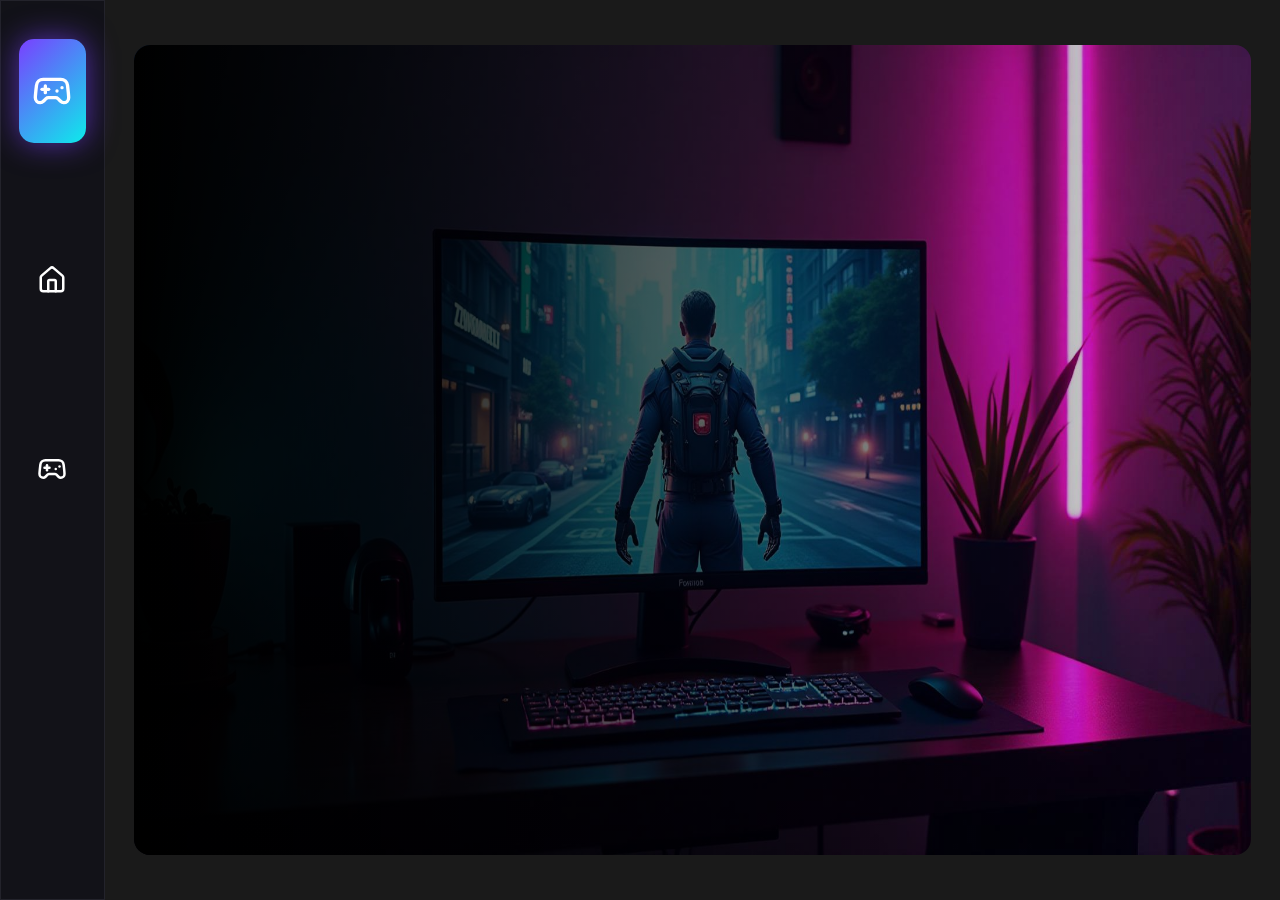
<file: index.html>
<!DOCTYPE html>
<html lang="en">

<head>
    <meta charset="UTF-8">
    <meta name="viewport" content="width=device-width, initial-scale=1.0">
    <title>JS Mini Arcade Game Dashboard</title>

    <!-- linking css -->
    <link rel="stylesheet" href="./src/css/index.css">
</head>

<body>
    <!-- dashboard main container -->
    <div class="dash-main_container">

        <!-- desktop screen (big scr) -->
        <!-- sidebar -->
        <div class="sidebar">
            <!-- sidebar btns -->
            <!-- sidbar logo -->
            <div class="sidebar-btns sidebar-logo">
                <!-- logo (svg) -->
                <svg xmlns="http://www.w3.org/2000/svg" width="40" height="40" viewBox="0 0 24 24" fill="none"
                    stroke="#ffffff" stroke-width="2" stroke-linecap="round" stroke-linejoin="round"
                    class="lucide lucide-gamepad2-icon lucide-gamepad-2">
                    <line x1="6" x2="10" y1="11" y2="11" />
                    <line x1="8" x2="8" y1="9" y2="13" />
                    <line x1="15" x2="15.01" y1="12" y2="12" />
                    <line x1="18" x2="18.01" y1="10" y2="10" />
                    <path
                        d="M17.32 5H6.68a4 4 0 0 0-3.978 3.59c-.006.052-.01.101-.017.152C2.604 9.416 2 14.456 2 16a3 3 0 0 0 3 3c1 0 1.5-.5 2-1l1.414-1.414A2 2 0 0 1 9.828 16h4.344a2 2 0 0 1 1.414.586L17 18c.5.5 1 1 2 1a3 3 0 0 0 3-3c0-1.545-.604-6.584-.685-7.258-.007-.05-.011-.1-.017-.151A4 4 0 0 0 17.32 5z" />
                </svg>
            </div>
            <!-- sidebar btns (home page) -->
            <a href="" class="sidebar-btns">
                <!-- home svg -->
                <svg xmlns="http://www.w3.org/2000/svg" width="30" height="30" viewBox="0 0 24 24" fill="none"
                    stroke="#ffffff" stroke-width="2" stroke-linecap="round" stroke-linejoin="round"
                    class="lucide lucide-house-icon lucide-house">
                    <path d="M15 21v-8a1 1 0 0 0-1-1h-4a1 1 0 0 0-1 1v8" />
                    <path
                        d="M3 10a2 2 0 0 1 .709-1.528l7-6a2 2 0 0 1 2.582 0l7 6A2 2 0 0 1 21 10v9a2 2 0 0 1-2 2H5a2 2 0 0 1-2-2z" />
                </svg>
            </a>
            <!-- sidebar btns (game page) -->
            <a href="" class="sidebar-btns">
                <svg xmlns="http://www.w3.org/2000/svg" width="30" height="30" viewBox="0 0 24 24" fill="none"
                    stroke="#ffffff" stroke-width="2" stroke-linecap="round" stroke-linejoin="round"
                    class="lucide lucide-gamepad2-icon lucide-gamepad-2">
                    <line x1="6" x2="10" y1="11" y2="11" />
                    <line x1="8" x2="8" y1="9" y2="13" />
                    <line x1="15" x2="15.01" y1="12" y2="12" />
                    <line x1="18" x2="18.01" y1="10" y2="10" />
                    <path
                        d="M17.32 5H6.68a4 4 0 0 0-3.978 3.59c-.006.052-.01.101-.017.152C2.604 9.416 2 14.456 2 16a3 3 0 0 0 3 3c1 0 1.5-.5 2-1l1.414-1.414A2 2 0 0 1 9.828 16h4.344a2 2 0 0 1 1.414.586L17 18c.5.5 1 1 2 1a3 3 0 0 0 3-3c0-1.545-.604-6.584-.685-7.258-.007-.05-.011-.1-.017-.151A4 4 0 0 0 17.32 5z" />
                </svg>
            </a>
        </div>

        <!-- sidebar for mobile (sml-scr) -->
        <!-- sidebar btn -->
        <div class="sidebar-btns sidebar-logo" id="mob_sidebar_slid-btn">
            <!-- logo (svg) -->
            <svg xmlns="http://www.w3.org/2000/svg" width="40" height="40" viewBox="0 0 24 24" fill="none"
                stroke="#ffffff" stroke-width="2" stroke-linecap="round" stroke-linejoin="round"
                class="lucide lucide-gamepad2-icon lucide-gamepad-2">
                <line x1="6" x2="10" y1="11" y2="11" />
                <line x1="8" x2="8" y1="9" y2="13" />
                <line x1="15" x2="15.01" y1="12" y2="12" />
                <line x1="18" x2="18.01" y1="10" y2="10" />
                <path
                    d="M17.32 5H6.68a4 4 0 0 0-3.978 3.59c-.006.052-.01.101-.017.152C2.604 9.416 2 14.456 2 16a3 3 0 0 0 3 3c1 0 1.5-.5 2-1l1.414-1.414A2 2 0 0 1 9.828 16h4.344a2 2 0 0 1 1.414.586L17 18c.5.5 1 1 2 1a3 3 0 0 0 3-3c0-1.545-.604-6.584-.685-7.258-.007-.05-.011-.1-.017-.151A4 4 0 0 0 17.32 5z" />
            </svg>
        </div>

        <!-- mobile sidebar (sliding bar) -->
        <div class="mob-sidebar">
            <!-- sidebar btns (home page) -->
            <a href="#" class="mob-sidebar-btns" style="color: #6A26D9; background-color: #6b26d93c;">
                <!-- home svg -->
                <svg xmlns="http://www.w3.org/2000/svg" width="30" height="30" viewBox="0 0 24 24" fill="none"
                    stroke="#6A26D9" stroke-width="2" stroke-linecap="round" stroke-linejoin="round"
                    class="lucide lucide-house-icon lucide-house">
                    <path d="M15 21v-8a1 1 0 0 0-1-1h-4a1 1 0 0 0-1 1v8" />
                    <path
                        d="M3 10a2 2 0 0 1 .709-1.528l7-6a2 2 0 0 1 2.582 0l7 6A2 2 0 0 1 21 10v9a2 2 0 0 1-2 2H5a2 2 0 0 1-2-2z" />
                </svg>
                Home
            </a>
            <br>
            <!-- sidebar btns (game page) -->
            <a href="#" class="mob-sidebar-btns">
                <svg xmlns="http://www.w3.org/2000/svg" width="30" height="30" viewBox="0 0 24 24" fill="none"
                    stroke="#ffffff" stroke-width="2" stroke-linecap="round" stroke-linejoin="round"
                    class="lucide lucide-gamepad2-icon lucide-gamepad-2">
                    <line x1="6" x2="10" y1="11" y2="11" />
                    <line x1="8" x2="8" y1="9" y2="13" />
                    <line x1="15" x2="15.01" y1="12" y2="12" />
                    <line x1="18" x2="18.01" y1="10" y2="10" />
                    <path
                        d="M17.32 5H6.68a4 4 0 0 0-3.978 3.59c-.006.052-.01.101-.017.152C2.604 9.416 2 14.456 2 16a3 3 0 0 0 3 3c1 0 1.5-.5 2-1l1.414-1.414A2 2 0 0 1 9.828 16h4.344a2 2 0 0 1 1.414.586L17 18c.5.5 1 1 2 1a3 3 0 0 0 3-3c0-1.545-.604-6.584-.685-7.258-.007-.05-.011-.1-.017-.151A4 4 0 0 0 17.32 5z" />
                </svg>
                Games
            </a>
        </div>

        <!-- content side -->
        <div class="content-side">
            <!-- background img container -->
            <div class="content-side-bac-img">
                <!-- background img container overlay -->
                <div class="background-img-overlay"></div>
            </div>
        </div>
    </div>

    <!-- linking js file -->
    <script src="./src/js/index.js"></script>
</body>

</html>
</file>
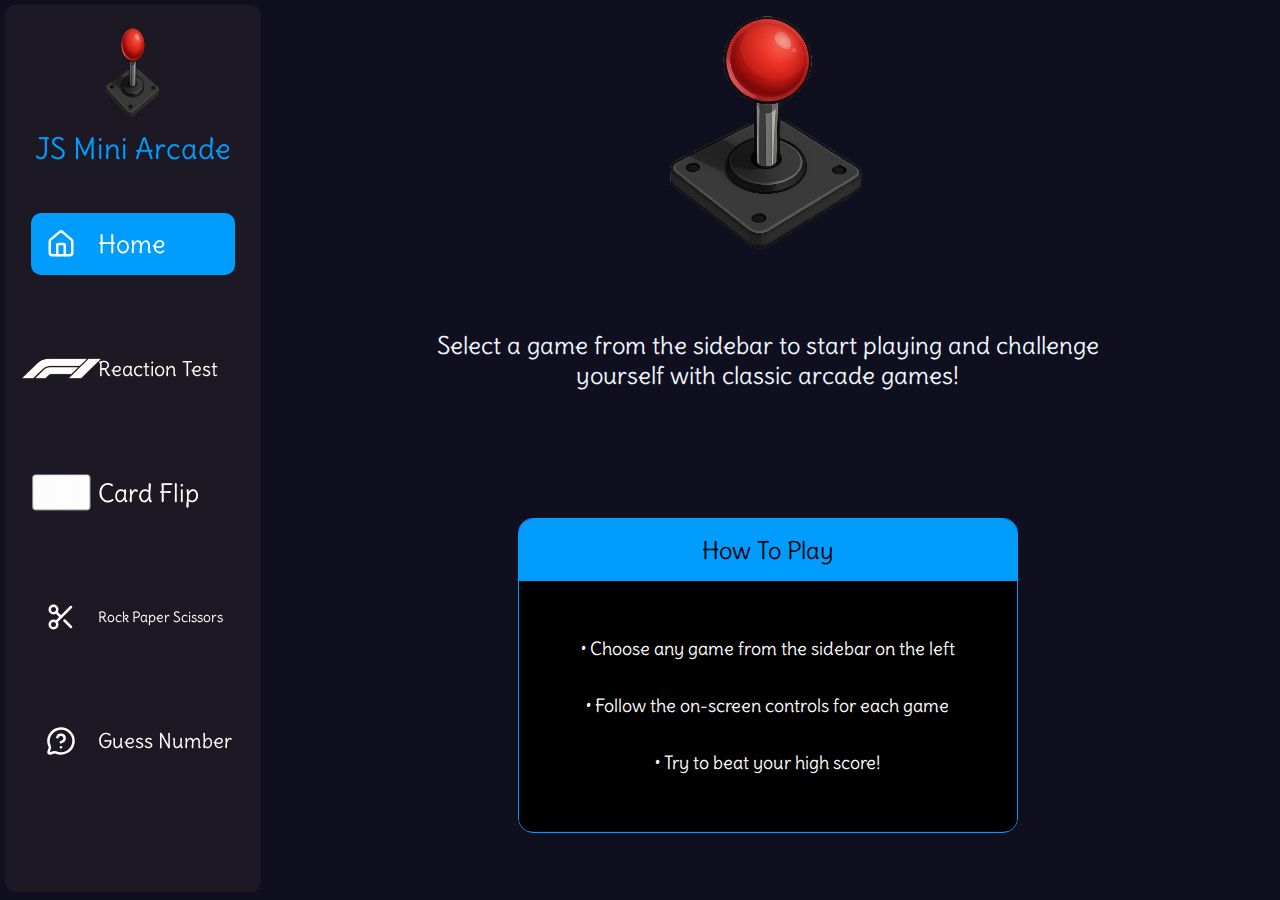
<file: src/js/index.html>
<!DOCTYPE html>
<html lang="en">

<head>
    <meta charset="UTF-8">
    <meta name="viewport" content="width=device-width, initial-scale=1.0">
    <title>JS Mini Arcade Game Dashboard</title>

    <!-- linking css -->
    <link rel="stylesheet" href="./src/css/index.css">
</head>

<body>
    <!-- dashboard main container -->
    <div class="dash-main_container">
        <!-- dashboard sidebar (big scr) -->
        <div class="sidebar">
            <!-- title -->
            <div class="side-title">
                <img src="./src/assets/joystick.png" alt="">
                JS Mini Arcade
            </div>
            <!-- btn container -->
            <div class="btn-container">
                <!-- buttons to go on pages -->
                <a href="" class="sidebar_btn" style="background-color: #009dff;">
                    <!-- game/page icon -->
                    <div class="btn-icon-container">
                        <svg xmlns="http://www.w3.org/2000/svg" width="30" height="30" viewBox="0 0 24 24" fill="none"
                            stroke="#ffffff" stroke-width="2" stroke-linecap="round" stroke-linejoin="round"
                            class="lucide lucide-house-icon lucide-house">
                            <path d="M15 21v-8a1 1 0 0 0-1-1h-4a1 1 0 0 0-1 1v8" />
                            <path
                                d="M3 10a2 2 0 0 1 .709-1.528l7-6a2 2 0 0 1 2.582 0l7 6A2 2 0 0 1 21 10v9a2 2 0 0 1-2 2H5a2 2 0 0 1-2-2z" />
                        </svg>
                    </div>
                    Home
                </a>
                <a href="./src/pages/reaction.html" class="sidebar_btn" style="font-size: 20px;">
                    <!-- game/page icon -->
                    <div class="btn-icon-container">
                        <img src="./src/assets/f1-logo.png" alt="" height="80%">
                    </div>
                    Reaction Test
                </a>
                <a href="" class="sidebar_btn">
                    <!-- game/page icon -->
                    <div class="btn-icon-container">
                        <img src="./src/assets/card-icon.png" alt="" height="100%">
                    </div>
                    Card Flip
                </a>
                <a href="" class="sidebar_btn" style="font-size: 14px;">
                    <!-- game/page icon -->
                    <div class="btn-icon-container">
                        <svg xmlns="http://www.w3.org/2000/svg" width="30" height="30" viewBox="0 0 24 24" fill="none"
                            stroke="#ffffff" stroke-width="2" stroke-linecap="round" stroke-linejoin="round"
                            class="lucide lucide-scissors-icon lucide-scissors">
                            <circle cx="6" cy="6" r="3" />
                            <path d="M8.12 8.12 12 12" />
                            <path d="M20 4 8.12 15.88" />
                            <circle cx="6" cy="18" r="3" />
                            <path d="M14.8 14.8 20 20" />
                        </svg>
                    </div>
                    Rock Paper Scissors
                </a>
                <a href="" class="sidebar_btn" style="font-size: 20px;">
                    <!-- game/page icon -->
                    <div class="btn-icon-container">
                        <svg xmlns="http://www.w3.org/2000/svg" width="30" height="30" viewBox="0 0 24 24" fill="none"
                            stroke="#ffffff" stroke-width="2" stroke-linecap="round" stroke-linejoin="round"
                            class="lucide lucide-message-circle-question-mark-icon lucide-message-circle-question-mark">
                            <path
                                d="M2.992 16.342a2 2 0 0 1 .094 1.167l-1.065 3.29a1 1 0 0 0 1.236 1.168l3.413-.998a2 2 0 0 1 1.099.092 10 10 0 1 0-4.777-4.719" />
                            <path d="M9.09 9a3 3 0 0 1 5.83 1c0 2-3 3-3 3" />
                            <path d="M12 17h.01" />
                        </svg>
                    </div>
                    Guess Number
                </a>
            </div>
        </div>

        <!-- sliding sidebar (small scr) -->
        <div class="sidebar-sml">
            <!-- svg for menu -->
            <svg xmlns="http://www.w3.org/2000/svg" width="30" height="30" viewBox="0 0 24 24" fill="none"
                stroke="#ffffff" stroke-width="2" stroke-linecap="round" stroke-linejoin="round"
                class="lucide lucide-menu-icon lucide-menu">
                <path d="M4 5h16" />
                <path d="M4 12h16" />
                <path d="M4 19h16" />
            </svg>
        </div>

        <!-- right side container (content container) -->
        <div class="dash-content_container">
            <div class="site-logo">
                <img src="./src/assets/joystick.png" alt="">
            </div>
            <div class="dash-quote">
                <p>Select a game from the sidebar to start playing and challenge  yourself with classic arcade games!</p>
            </div>
            <!-- instructions container -->
            <div class="dash-instruction-container">
                <div class="instruction-panel">
                    <div class="instruction-title">How To Play</div>
                    <div class="instructions">
                        <p>• Choose any game from the sidebar on the left</p> 
                        <p>• Follow the on-screen controls for each game</p> 
                        <p>• Try to beat your high score!</p> 
                    </div>
                </div>
            </div>
        </div>
    </div>

    <!-- linking js file -->
    <script src="./src/js/index.js"></script>
</body>

</html>
</file>
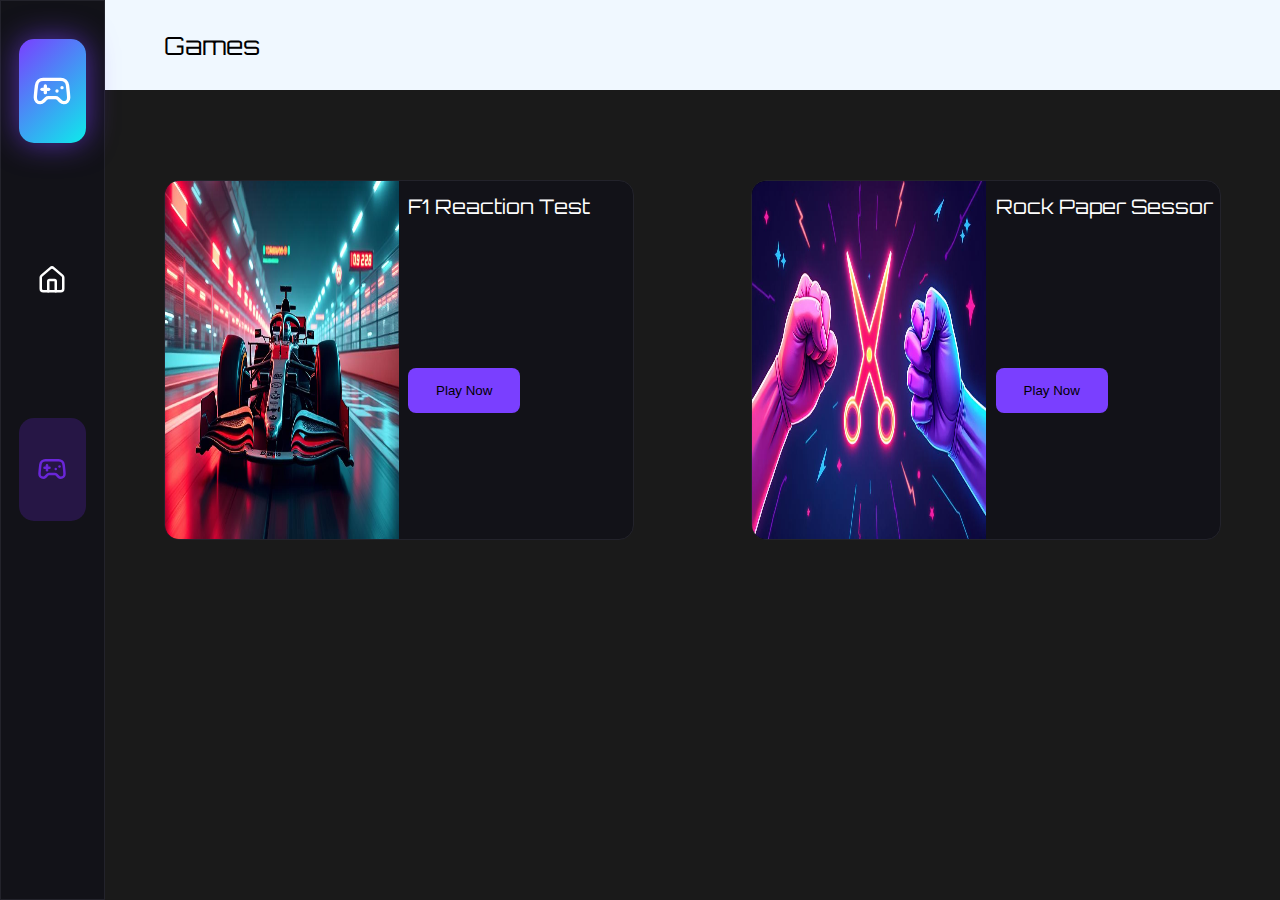
<file: src/pages/games.html>
<!DOCTYPE html>
<html lang="en">

<head>
    <meta charset="UTF-8">
    <meta name="viewport" content="width=device-width, initial-scale=1.0">
    <title>NeonPlay Hub | Games</title>

    <!-- linking css files -->
    <!-- index.css -->
    <link rel="stylesheet" href="../css/index.css">
    <!-- games.css -->
    <link rel="stylesheet" href="../css/games.css">
</head>

<body>
    <!-- main container -->
    <div class="games-main-container">

        <!-- desktop screen (big scr) -->
        <!-- sidebar -->
        <div class="sidebar">
            <!-- sidebar btns -->
            <!-- sidbar logo -->
            <div class="sidebar-btns sidebar-logo">
                <!-- logo (svg) -->
                <svg xmlns="http://www.w3.org/2000/svg" width="40" height="40" viewBox="0 0 24 24" fill="none"
                    stroke="#ffffff" stroke-width="2" stroke-linecap="round" stroke-linejoin="round"
                    class="lucide lucide-gamepad2-icon lucide-gamepad-2">
                    <line x1="6" x2="10" y1="11" y2="11" />
                    <line x1="8" x2="8" y1="9" y2="13" />
                    <line x1="15" x2="15.01" y1="12" y2="12" />
                    <line x1="18" x2="18.01" y1="10" y2="10" />
                    <path
                        d="M17.32 5H6.68a4 4 0 0 0-3.978 3.59c-.006.052-.01.101-.017.152C2.604 9.416 2 14.456 2 16a3 3 0 0 0 3 3c1 0 1.5-.5 2-1l1.414-1.414A2 2 0 0 1 9.828 16h4.344a2 2 0 0 1 1.414.586L17 18c.5.5 1 1 2 1a3 3 0 0 0 3-3c0-1.545-.604-6.584-.685-7.258-.007-.05-.011-.1-.017-.151A4 4 0 0 0 17.32 5z" />
                </svg>
            </div>
            <!-- sidebar btns (home page) -->
            <a href="../../index.html" class="sidebar-btns">
                <!-- home svg -->
                <svg xmlns="http://www.w3.org/2000/svg" width="30" height="30" viewBox="0 0 24 24" fill="none"
                    stroke="#ffffff" stroke-width="2" stroke-linecap="round" stroke-linejoin="round"
                    class="lucide lucide-house-icon lucide-house">
                    <path d="M15 21v-8a1 1 0 0 0-1-1h-4a1 1 0 0 0-1 1v8" />
                    <path
                        d="M3 10a2 2 0 0 1 .709-1.528l7-6a2 2 0 0 1 2.582 0l7 6A2 2 0 0 1 21 10v9a2 2 0 0 1-2 2H5a2 2 0 0 1-2-2z" />
                </svg>
                <span class="tooltip">Home</span>
            </a>
            <!-- sidebar btns (game page) -->
            <a class="sidebar-btns" style="color: #6A26D9; background-color: #6b26d93c;">
                <svg xmlns="http://www.w3.org/2000/svg" width="30" height="30" viewBox="0 0 24 24" fill="none"
                    stroke="#6A26D9" stroke-width="2" stroke-linecap="round" stroke-linejoin="round"
                    class="lucide lucide-gamepad2-icon lucide-gamepad-2">
                    <line x1="6" x2="10" y1="11" y2="11" />
                    <line x1="8" x2="8" y1="9" y2="13" />
                    <line x1="15" x2="15.01" y1="12" y2="12" />
                    <line x1="18" x2="18.01" y1="10" y2="10" />
                    <path
                        d="M17.32 5H6.68a4 4 0 0 0-3.978 3.59c-.006.052-.01.101-.017.152C2.604 9.416 2 14.456 2 16a3 3 0 0 0 3 3c1 0 1.5-.5 2-1l1.414-1.414A2 2 0 0 1 9.828 16h4.344a2 2 0 0 1 1.414.586L17 18c.5.5 1 1 2 1a3 3 0 0 0 3-3c0-1.545-.604-6.584-.685-7.258-.007-.05-.011-.1-.017-.151A4 4 0 0 0 17.32 5z" />
                </svg>
                <span class="tooltip">Games</span>
            </a>
        </div>

        <!-- sidebar for mobile (sml-scr) -->
        <!-- sidebar btn -->
        <div class="sidebar-btns sidebar-logo" id="mob_sidebar_slid-btn">
            <!-- logo (svg) -->
            <svg xmlns="http://www.w3.org/2000/svg" width="40" height="40" viewBox="0 0 24 24" fill="none"
                stroke="#ffffff" stroke-width="2" stroke-linecap="round" stroke-linejoin="round"
                class="lucide lucide-gamepad2-icon lucide-gamepad-2">
                <line x1="6" x2="10" y1="11" y2="11" />
                <line x1="8" x2="8" y1="9" y2="13" />
                <line x1="15" x2="15.01" y1="12" y2="12" />
                <line x1="18" x2="18.01" y1="10" y2="10" />
                <path
                    d="M17.32 5H6.68a4 4 0 0 0-3.978 3.59c-.006.052-.01.101-.017.152C2.604 9.416 2 14.456 2 16a3 3 0 0 0 3 3c1 0 1.5-.5 2-1l1.414-1.414A2 2 0 0 1 9.828 16h4.344a2 2 0 0 1 1.414.586L17 18c.5.5 1 1 2 1a3 3 0 0 0 3-3c0-1.545-.604-6.584-.685-7.258-.007-.05-.011-.1-.017-.151A4 4 0 0 0 17.32 5z" />
            </svg>
        </div>

        <!-- mobile sidebar (sliding bar) -->
        <div class="mob-sidebar">
            <!-- sidebar btns (home page) -->
            <a href="../../index.html" class="mob-sidebar-btns">
                <!-- home svg -->
                <svg xmlns="http://www.w3.org/2000/svg" width="30" height="30" viewBox="0 0 24 24" fill="none"
                    stroke="#ffffff" stroke-width="2" stroke-linecap="round" stroke-linejoin="round"
                    class="lucide lucide-house-icon lucide-house">
                    <path d="M15 21v-8a1 1 0 0 0-1-1h-4a1 1 0 0 0-1 1v8" />
                    <path
                        d="M3 10a2 2 0 0 1 .709-1.528l7-6a2 2 0 0 1 2.582 0l7 6A2 2 0 0 1 21 10v9a2 2 0 0 1-2 2H5a2 2 0 0 1-2-2z" />
                </svg>
                Home
            </a>
            <br>
            <!-- sidebar btns (game page) -->
            <a class="mob-sidebar-btns" style="color: #6A26D9; background-color: #6b26d93c;">
                <svg xmlns="http://www.w3.org/2000/svg" width="30" height="30" viewBox="0 0 24 24" fill="none"
                    stroke="#6A26D9" stroke-width="2" stroke-linecap="round" stroke-linejoin="round"
                    class="lucide lucide-gamepad2-icon lucide-gamepad-2">
                    <line x1="6" x2="10" y1="11" y2="11" />
                    <line x1="8" x2="8" y1="9" y2="13" />
                    <line x1="15" x2="15.01" y1="12" y2="12" />
                    <line x1="18" x2="18.01" y1="10" y2="10" />
                    <path
                        d="M17.32 5H6.68a4 4 0 0 0-3.978 3.59c-.006.052-.01.101-.017.152C2.604 9.416 2 14.456 2 16a3 3 0 0 0 3 3c1 0 1.5-.5 2-1l1.414-1.414A2 2 0 0 1 9.828 16h4.344a2 2 0 0 1 1.414.586L17 18c.5.5 1 1 2 1a3 3 0 0 0 3-3c0-1.545-.604-6.584-.685-7.258-.007-.05-.011-.1-.017-.151A4 4 0 0 0 17.32 5z" />
                </svg>
                Games
            </a>
        </div>

        <!-- content side -->
        <div class="games-content">
            <div class="games-heading">Games</div>
            <!-- games card container -->
             <div class="games-card-container">
                <div class="games-card">
                <!-- img -->
                <div class="card-img-container game-img-one"></div>
                <div class="games-title">
                    <h1>F1 Reaction Test</h1>
                    <a href="../pages/reaction.html"><button>Play Now</button></a>
                </div>
            </div>
            <div class="games-card">
                <!-- img -->
                <div class="card-img-container game-img-two"></div>
                <div class="games-title">
                    <h1>Rock Paper Sessor</h1>
                    <a href="./rps.html"><button>Play Now</button></a>
                </div>
            </div>
             </div>
        </div>
    </div>

    <!-- connecting js file -->
    <!-- index.js -->
    <script src="../js/index.js"></script>
</body>

</html>
</file>
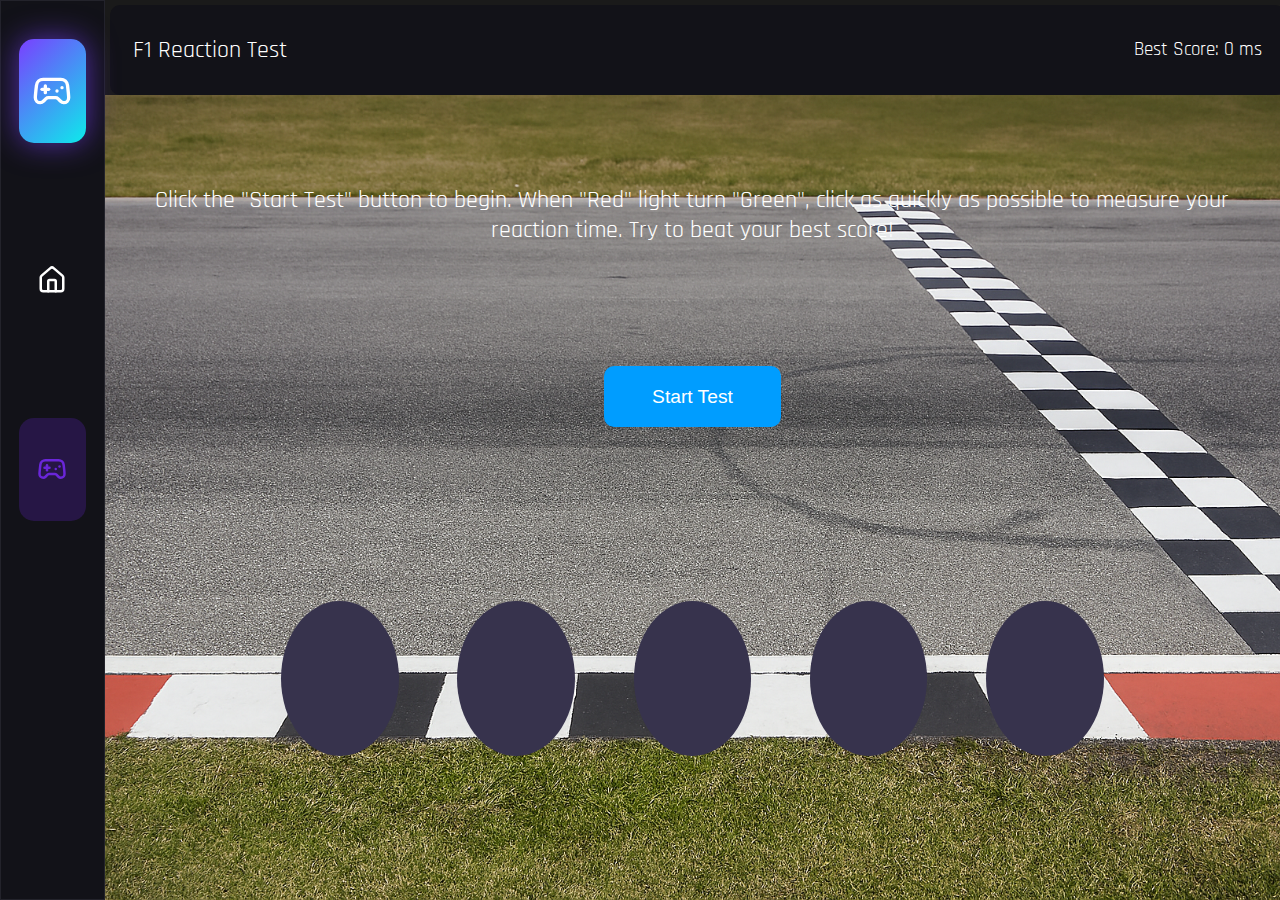
<file: src/pages/reaction.html>
<!DOCTYPE html>
<html lang="en">

<head>
    <meta charset="UTF-8">
    <meta name="viewport" content="width=device-width, initial-scale=1.0">
    <title>F1 Reaction Test</title>

    <!-- linking index.css -->
    <link rel="stylesheet" href="../css/index.css">
    <!-- linking reaction-tesst.css -->
    <link rel="stylesheet" href="../css/reaction-test.css">
</head>

<body>
    <!-- reaction test main container -->
    <div class="test-main_container">

        <!-- desktop screen (big scr) -->
        <!-- sidebar -->
        <div class="sidebar">
            <!-- sidebar btns -->
            <!-- sidbar logo -->
            <div class="sidebar-btns sidebar-logo">
                <!-- logo (svg) -->
                <svg xmlns="http://www.w3.org/2000/svg" width="40" height="40" viewBox="0 0 24 24" fill="none"
                    stroke="#ffffff" stroke-width="2" stroke-linecap="round" stroke-linejoin="round"
                    class="lucide lucide-gamepad2-icon lucide-gamepad-2">
                    <line x1="6" x2="10" y1="11" y2="11" />
                    <line x1="8" x2="8" y1="9" y2="13" />
                    <line x1="15" x2="15.01" y1="12" y2="12" />
                    <line x1="18" x2="18.01" y1="10" y2="10" />
                    <path
                        d="M17.32 5H6.68a4 4 0 0 0-3.978 3.59c-.006.052-.01.101-.017.152C2.604 9.416 2 14.456 2 16a3 3 0 0 0 3 3c1 0 1.5-.5 2-1l1.414-1.414A2 2 0 0 1 9.828 16h4.344a2 2 0 0 1 1.414.586L17 18c.5.5 1 1 2 1a3 3 0 0 0 3-3c0-1.545-.604-6.584-.685-7.258-.007-.05-.011-.1-.017-.151A4 4 0 0 0 17.32 5z" />
                </svg>
            </div>
            <!-- sidebar btns (home page) -->
            <a href="../../index.html" class="sidebar-btns">
                <!-- home svg -->
                <svg xmlns="http://www.w3.org/2000/svg" width="30" height="30" viewBox="0 0 24 24" fill="none"
                    stroke="#ffffff" stroke-width="2" stroke-linecap="round" stroke-linejoin="round"
                    class="lucide lucide-house-icon lucide-house">
                    <path d="M15 21v-8a1 1 0 0 0-1-1h-4a1 1 0 0 0-1 1v8" />
                    <path
                        d="M3 10a2 2 0 0 1 .709-1.528l7-6a2 2 0 0 1 2.582 0l7 6A2 2 0 0 1 21 10v9a2 2 0 0 1-2 2H5a2 2 0 0 1-2-2z" />
                </svg>
                <span class="tooltip">Home</span>
            </a>
            <!-- sidebar btns (game page) -->
            <a class="sidebar-btns" style="color: #6A26D9; background-color: #6b26d93c;">
                <svg xmlns="http://www.w3.org/2000/svg" width="30" height="30" viewBox="0 0 24 24" fill="none"
                    stroke="#6A26D9" stroke-width="2" stroke-linecap="round" stroke-linejoin="round"
                    class="lucide lucide-gamepad2-icon lucide-gamepad-2">
                    <line x1="6" x2="10" y1="11" y2="11" />
                    <line x1="8" x2="8" y1="9" y2="13" />
                    <line x1="15" x2="15.01" y1="12" y2="12" />
                    <line x1="18" x2="18.01" y1="10" y2="10" />
                    <path
                        d="M17.32 5H6.68a4 4 0 0 0-3.978 3.59c-.006.052-.01.101-.017.152C2.604 9.416 2 14.456 2 16a3 3 0 0 0 3 3c1 0 1.5-.5 2-1l1.414-1.414A2 2 0 0 1 9.828 16h4.344a2 2 0 0 1 1.414.586L17 18c.5.5 1 1 2 1a3 3 0 0 0 3-3c0-1.545-.604-6.584-.685-7.258-.007-.05-.011-.1-.017-.151A4 4 0 0 0 17.32 5z" />
                </svg>
                <span class="tooltip">Games</span>
            </a>
        </div>

        <!-- sidebar for mobile (sml-scr) -->
        <!-- sidebar btn -->
        <div class="sidebar-btns sidebar-logo" id="mob_sidebar_slid-btn">
            <!-- logo (svg) -->
            <svg xmlns="http://www.w3.org/2000/svg" width="40" height="40" viewBox="0 0 24 24" fill="none"
                stroke="#ffffff" stroke-width="2" stroke-linecap="round" stroke-linejoin="round"
                class="lucide lucide-gamepad2-icon lucide-gamepad-2">
                <line x1="6" x2="10" y1="11" y2="11" />
                <line x1="8" x2="8" y1="9" y2="13" />
                <line x1="15" x2="15.01" y1="12" y2="12" />
                <line x1="18" x2="18.01" y1="10" y2="10" />
                <path
                    d="M17.32 5H6.68a4 4 0 0 0-3.978 3.59c-.006.052-.01.101-.017.152C2.604 9.416 2 14.456 2 16a3 3 0 0 0 3 3c1 0 1.5-.5 2-1l1.414-1.414A2 2 0 0 1 9.828 16h4.344a2 2 0 0 1 1.414.586L17 18c.5.5 1 1 2 1a3 3 0 0 0 3-3c0-1.545-.604-6.584-.685-7.258-.007-.05-.011-.1-.017-.151A4 4 0 0 0 17.32 5z" />
            </svg>
        </div>

        <!-- mobile sidebar (sliding bar) -->
        <div class="mob-sidebar">
            <!-- sidebar btns (home page) -->
            <a href="../../index.html" class="mob-sidebar-btns">
                <!-- home svg -->
                <svg xmlns="http://www.w3.org/2000/svg" width="30" height="30" viewBox="0 0 24 24" fill="none"
                    stroke="#ffffff" stroke-width="2" stroke-linecap="round" stroke-linejoin="round"
                    class="lucide lucide-house-icon lucide-house">
                    <path d="M15 21v-8a1 1 0 0 0-1-1h-4a1 1 0 0 0-1 1v8" />
                    <path
                        d="M3 10a2 2 0 0 1 .709-1.528l7-6a2 2 0 0 1 2.582 0l7 6A2 2 0 0 1 21 10v9a2 2 0 0 1-2 2H5a2 2 0 0 1-2-2z" />
                </svg>
                Home
            </a>
            <br>
            <!-- sidebar btns (game page) -->
            <a class="mob-sidebar-btns" style="color: #6A26D9; background-color: #6b26d93c;">
                <svg xmlns="http://www.w3.org/2000/svg" width="30" height="30" viewBox="0 0 24 24" fill="none"
                    stroke="#6A26D9" stroke-width="2" stroke-linecap="round" stroke-linejoin="round"
                    class="lucide lucide-gamepad2-icon lucide-gamepad-2">
                    <line x1="6" x2="10" y1="11" y2="11" />
                    <line x1="8" x2="8" y1="9" y2="13" />
                    <line x1="15" x2="15.01" y1="12" y2="12" />
                    <line x1="18" x2="18.01" y1="10" y2="10" />
                    <path
                        d="M17.32 5H6.68a4 4 0 0 0-3.978 3.59c-.006.052-.01.101-.017.152C2.604 9.416 2 14.456 2 16a3 3 0 0 0 3 3c1 0 1.5-.5 2-1l1.414-1.414A2 2 0 0 1 9.828 16h4.344a2 2 0 0 1 1.414.586L17 18c.5.5 1 1 2 1a3 3 0 0 0 3-3c0-1.545-.604-6.584-.685-7.258-.007-.05-.011-.1-.017-.151A4 4 0 0 0 17.32 5z" />
                </svg>
                Games
            </a>
        </div>

        <!-- reaction test -->
        <div class="f1-content-side">
            <div class="test-topbar">
                <!-- reaction test title -->
                <div class="reaction_test-title">
                    <p>F1 Reaction Test</p>
                </div>
                <!-- best score -->
                <div class="best-score" id="best-score">Best Score: 0 ms</div>
            </div>

            <div class="reaction-test-container" id="reaction-test-container">
                <!-- instructions -->
                <div class="test-instructions">
                    <p>
                        Click the "Start Test" button to begin. When "Red" light turn "Green", click as quickly as
                        possible to measure your reaction time. Try to beat your best score!
                    </p>
                </div>

                <!-- start btn container -->
                <div class="test-start_btn-container">
                    <!-- start btn -->
                    <button onclick="startReactionTest()">Start Test</button>
                </div>

                <!-- show light area -->
                <div class="show_light_area">
                    <!-- lights -->
                    <div class="lights"></div>
                    <div class="lights"></div>
                    <div class="lights"></div>
                    <div class="lights"></div>
                    <div class="lights"></div>
                </div>
            </div>
        </div>

    </div>

    <!-- linking index.js for sidebar -->
    <script src="../js/index.js"></script>
    <!-- linking reaction-test.js for reaction test -->
    <script src="../js/f1-reaction-test.js"></script>
</body>

</html>
</file>
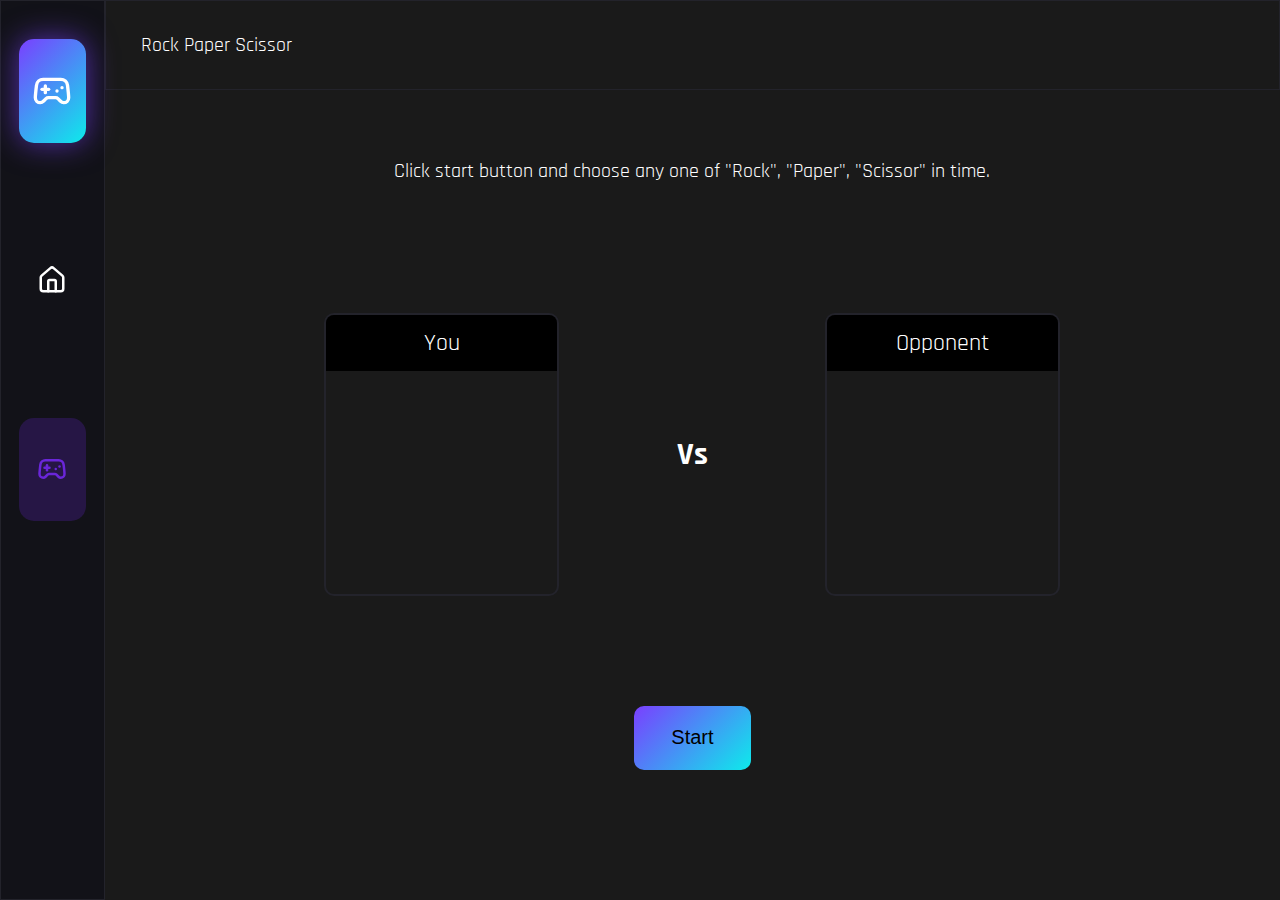
<file: src/pages/rps.html>
<!DOCTYPE html>
<html lang="en">

<head>
    <meta charset="UTF-8">
    <meta name="viewport" content="width=device-width, initial-scale=1.0">
    <title>Rock Paper Scissor</title>

    <!-- linking index.css -->
    <link rel="stylesheet" href="../css/index.css">
    <!-- linking rps.css -->
    <link rel="stylesheet" href="../css/rps.css">
</head>

<body>
    <!-- main container-->
    <div class="rps-main_container">

        <!-- desktop screen (big scr) -->
        <!-- sidebar -->
        <div class="sidebar">
            <!-- sidebar btns -->
            <!-- sidbar logo -->
            <div class="sidebar-btns sidebar-logo">
                <!-- logo (svg) -->
                <svg xmlns="http://www.w3.org/2000/svg" width="40" height="40" viewBox="0 0 24 24" fill="none"
                    stroke="#ffffff" stroke-width="2" stroke-linecap="round" stroke-linejoin="round"
                    class="lucide lucide-gamepad2-icon lucide-gamepad-2">
                    <line x1="6" x2="10" y1="11" y2="11" />
                    <line x1="8" x2="8" y1="9" y2="13" />
                    <line x1="15" x2="15.01" y1="12" y2="12" />
                    <line x1="18" x2="18.01" y1="10" y2="10" />
                    <path
                        d="M17.32 5H6.68a4 4 0 0 0-3.978 3.59c-.006.052-.01.101-.017.152C2.604 9.416 2 14.456 2 16a3 3 0 0 0 3 3c1 0 1.5-.5 2-1l1.414-1.414A2 2 0 0 1 9.828 16h4.344a2 2 0 0 1 1.414.586L17 18c.5.5 1 1 2 1a3 3 0 0 0 3-3c0-1.545-.604-6.584-.685-7.258-.007-.05-.011-.1-.017-.151A4 4 0 0 0 17.32 5z" />
                </svg>
            </div>
            <!-- sidebar btns (home page) -->
            <a href="../../index.html" class="sidebar-btns">
                <!-- home svg -->
                <svg xmlns="http://www.w3.org/2000/svg" width="30" height="30" viewBox="0 0 24 24" fill="none"
                    stroke="#ffffff" stroke-width="2" stroke-linecap="round" stroke-linejoin="round"
                    class="lucide lucide-house-icon lucide-house">
                    <path d="M15 21v-8a1 1 0 0 0-1-1h-4a1 1 0 0 0-1 1v8" />
                    <path
                        d="M3 10a2 2 0 0 1 .709-1.528l7-6a2 2 0 0 1 2.582 0l7 6A2 2 0 0 1 21 10v9a2 2 0 0 1-2 2H5a2 2 0 0 1-2-2z" />
                </svg>
                <span class="tooltip">Home</span>
            </a>
            <!-- sidebar btns (game page) -->
            <a href="../pages/games.html" class="sidebar-btns" style="color: #6A26D9; background-color: #6b26d93c;">
                <svg xmlns="http://www.w3.org/2000/svg" width="30" height="30" viewBox="0 0 24 24" fill="none"
                    stroke="#6A26D9" stroke-width="2" stroke-linecap="round" stroke-linejoin="round"
                    class="lucide lucide-gamepad2-icon lucide-gamepad-2">
                    <line x1="6" x2="10" y1="11" y2="11" />
                    <line x1="8" x2="8" y1="9" y2="13" />
                    <line x1="15" x2="15.01" y1="12" y2="12" />
                    <line x1="18" x2="18.01" y1="10" y2="10" />
                    <path
                        d="M17.32 5H6.68a4 4 0 0 0-3.978 3.59c-.006.052-.01.101-.017.152C2.604 9.416 2 14.456 2 16a3 3 0 0 0 3 3c1 0 1.5-.5 2-1l1.414-1.414A2 2 0 0 1 9.828 16h4.344a2 2 0 0 1 1.414.586L17 18c.5.5 1 1 2 1a3 3 0 0 0 3-3c0-1.545-.604-6.584-.685-7.258-.007-.05-.011-.1-.017-.151A4 4 0 0 0 17.32 5z" />
                </svg>
                <span class="tooltip">Games</span>
            </a>
        </div>

        <!-- sidebar for mobile (sml-scr) -->
        <!-- sidebar btn -->
        <div class="sidebar-btns sidebar-logo" id="mob_sidebar_slid-btn">
            <!-- logo (svg) -->
            <svg xmlns="http://www.w3.org/2000/svg" width="40" height="40" viewBox="0 0 24 24" fill="none"
                stroke="#ffffff" stroke-width="2" stroke-linecap="round" stroke-linejoin="round"
                class="lucide lucide-gamepad2-icon lucide-gamepad-2">
                <line x1="6" x2="10" y1="11" y2="11" />
                <line x1="8" x2="8" y1="9" y2="13" />
                <line x1="15" x2="15.01" y1="12" y2="12" />
                <line x1="18" x2="18.01" y1="10" y2="10" />
                <path
                    d="M17.32 5H6.68a4 4 0 0 0-3.978 3.59c-.006.052-.01.101-.017.152C2.604 9.416 2 14.456 2 16a3 3 0 0 0 3 3c1 0 1.5-.5 2-1l1.414-1.414A2 2 0 0 1 9.828 16h4.344a2 2 0 0 1 1.414.586L17 18c.5.5 1 1 2 1a3 3 0 0 0 3-3c0-1.545-.604-6.584-.685-7.258-.007-.05-.011-.1-.017-.151A4 4 0 0 0 17.32 5z" />
            </svg>
        </div>

        <!-- mobile sidebar (sliding bar) -->
        <div class="mob-sidebar">
            <!-- sidebar btns (home page) -->
            <a href="../../index.html" class="mob-sidebar-btns">
                <!-- home svg -->
                <svg xmlns="http://www.w3.org/2000/svg" width="30" height="30" viewBox="0 0 24 24" fill="none"
                    stroke="#ffffff" stroke-width="2" stroke-linecap="round" stroke-linejoin="round"
                    class="lucide lucide-house-icon lucide-house">
                    <path d="M15 21v-8a1 1 0 0 0-1-1h-4a1 1 0 0 0-1 1v8" />
                    <path
                        d="M3 10a2 2 0 0 1 .709-1.528l7-6a2 2 0 0 1 2.582 0l7 6A2 2 0 0 1 21 10v9a2 2 0 0 1-2 2H5a2 2 0 0 1-2-2z" />
                </svg>
                Home
            </a>
            <br>
            <!-- sidebar btns (game page) -->
            <a class="mob-sidebar-btns" style="color: #6A26D9; background-color: #6b26d93c;">
                <svg xmlns="http://www.w3.org/2000/svg" width="30" height="30" viewBox="0 0 24 24" fill="none"
                    stroke="#6A26D9" stroke-width="2" stroke-linecap="round" stroke-linejoin="round"
                    class="lucide lucide-gamepad2-icon lucide-gamepad-2">
                    <line x1="6" x2="10" y1="11" y2="11" />
                    <line x1="8" x2="8" y1="9" y2="13" />
                    <line x1="15" x2="15.01" y1="12" y2="12" />
                    <line x1="18" x2="18.01" y1="10" y2="10" />
                    <path
                        d="M17.32 5H6.68a4 4 0 0 0-3.978 3.59c-.006.052-.01.101-.017.152C2.604 9.416 2 14.456 2 16a3 3 0 0 0 3 3c1 0 1.5-.5 2-1l1.414-1.414A2 2 0 0 1 9.828 16h4.344a2 2 0 0 1 1.414.586L17 18c.5.5 1 1 2 1a3 3 0 0 0 3-3c0-1.545-.604-6.584-.685-7.258-.007-.05-.011-.1-.017-.151A4 4 0 0 0 17.32 5z" />
                </svg>
                Games
            </a>
        </div>

        <!-- content side -->
        <div class="rps-content-side">
            <!-- topbar -->
            <div class="rps-topbar">
                <!-- reaction test title -->
                <div class="rps-title">
                    <p>Rock Paper Scissor</p>
                </div>
            </div>

            <div class="rps-container" id="rps-container">
                <!-- instructions -->
                <div class="rps-instructions">
                    <p>
                        Click start button and choose any one of "Rock", "Paper", "Scissor" in time.
                    </p>
                </div>
                <div class="rps-show-box-container">
                    <div class="rps-show-box">
                        <div class="rps-show-box-title">You</div>
                        <div class="rps-show-box-img"></div>
                    </div>
                    <h1>Vs</h1>
                    <div class="rps-show-box">
                        <div class="rps-show-box-title">Opponent</div>
                        <div class="rps-show-box-img"></div>
                    </div>
                </div>
                <div class="rps-start-btn-container">
                    <button onclick="startRps()">Start</button>
                </div>
            </div>
        </div>
    </div>
    <script src="../js/index.js"></script>
    <script src="../js/rps.js"></script>
</body>

</html>
</file>
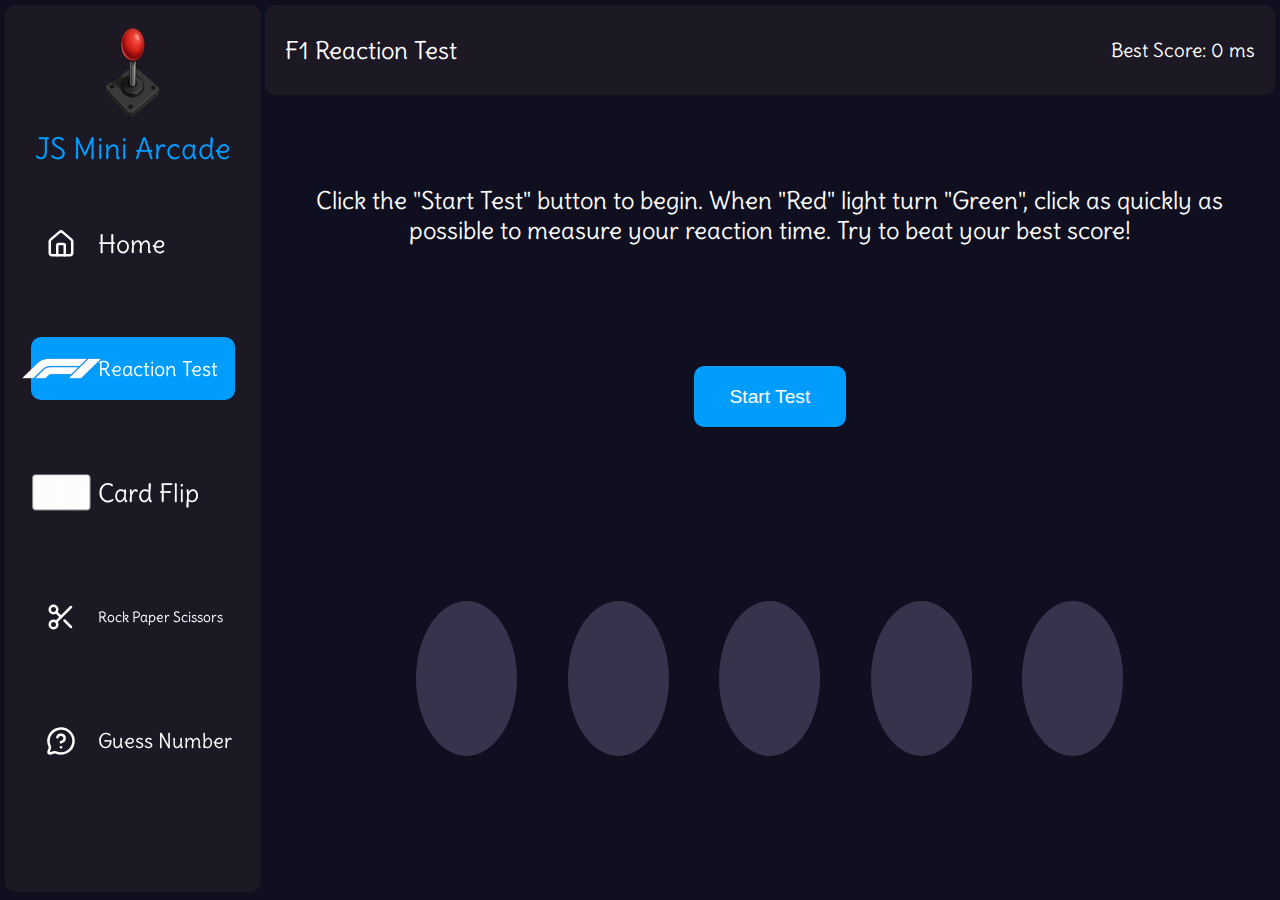
<file: src/js/src/pages/reaction.html>
<!DOCTYPE html>
<html lang="en">

<head>
    <meta charset="UTF-8">
    <meta name="viewport" content="width=device-width, initial-scale=1.0">
    <title>F1 Reaction Test</title>

    <!-- linking index.css -->
    <link rel="stylesheet" href="../css/index.css">
    <!-- linking reaction-tesst.css -->
    <link rel="stylesheet" href="../css/reaction-test.css">
</head>

<body>
    <!-- reaction test main container -->
    <div class="test-main_container">

        <!-- sidebar -->
        <div class="sidebar">
            <!-- title -->
            <div class="side-title">
                <img src="../assets/joystick.png" alt="">
                JS Mini Arcade
            </div>
            <!-- btn container -->
            <div class="btn-container">
                <!-- buttons to go on pages -->
                <a href="../../index.html" class="sidebar_btn">
                    <!-- game/page icon -->
                    <div class="btn-icon-container">
                        <svg xmlns="http://www.w3.org/2000/svg" width="30" height="30" viewBox="0 0 24 24" fill="none"
                            stroke="#ffffff" stroke-width="2" stroke-linecap="round" stroke-linejoin="round"
                            class="lucide lucide-house-icon lucide-house">
                            <path d="M15 21v-8a1 1 0 0 0-1-1h-4a1 1 0 0 0-1 1v8" />
                            <path
                                d="M3 10a2 2 0 0 1 .709-1.528l7-6a2 2 0 0 1 2.582 0l7 6A2 2 0 0 1 21 10v9a2 2 0 0 1-2 2H5a2 2 0 0 1-2-2z" />
                        </svg>
                    </div>
                    Home
                </a>
                <a href="./src/pages/reaction.html" class="sidebar_btn"
                    style="font-size: 20px; background-color: #009dff;">
                    <!-- game/page icon -->
                    <div class="btn-icon-container">
                        <img src="../assets/f1-logo.png" alt="" height="80%">
                    </div>
                    Reaction Test
                </a>
                <a href="" class="sidebar_btn">
                    <!-- game/page icon -->
                    <div class="btn-icon-container">
                        <img src="../assets/card-icon.png" alt="" height="100%">
                    </div>
                    Card Flip
                </a>
                <a href="" class="sidebar_btn" style="font-size: 14px;">
                    <!-- game/page icon -->
                    <div class="btn-icon-container">
                        <svg xmlns="http://www.w3.org/2000/svg" width="30" height="30" viewBox="0 0 24 24" fill="none"
                            stroke="#ffffff" stroke-width="2" stroke-linecap="round" stroke-linejoin="round"
                            class="lucide lucide-scissors-icon lucide-scissors">
                            <circle cx="6" cy="6" r="3" />
                            <path d="M8.12 8.12 12 12" />
                            <path d="M20 4 8.12 15.88" />
                            <circle cx="6" cy="18" r="3" />
                            <path d="M14.8 14.8 20 20" />
                        </svg>
                    </div>
                    Rock Paper Scissors
                </a>
                <a href="" class="sidebar_btn" style="font-size: 20px;">
                    <!-- game/page icon -->
                    <div class="btn-icon-container">
                        <svg xmlns="http://www.w3.org/2000/svg" width="30" height="30" viewBox="0 0 24 24" fill="none"
                            stroke="#ffffff" stroke-width="2" stroke-linecap="round" stroke-linejoin="round"
                            class="lucide lucide-message-circle-question-mark-icon lucide-message-circle-question-mark">
                            <path
                                d="M2.992 16.342a2 2 0 0 1 .094 1.167l-1.065 3.29a1 1 0 0 0 1.236 1.168l3.413-.998a2 2 0 0 1 1.099.092 10 10 0 1 0-4.777-4.719" />
                            <path d="M9.09 9a3 3 0 0 1 5.83 1c0 2-3 3-3 3" />
                            <path d="M12 17h.01" />
                        </svg>
                    </div>
                    Guess Number
                </a>
            </div>
        </div>

        <!-- sliding sidebar (small scr) -->
        <div class="sidebar-sml">
            <!-- svg for menu -->
            <svg xmlns="http://www.w3.org/2000/svg" width="30" height="30" viewBox="0 0 24 24" fill="none"
                stroke="#ffffff" stroke-width="2" stroke-linecap="round" stroke-linejoin="round"
                class="lucide lucide-menu-icon lucide-menu">
                <path d="M4 5h16" />
                <path d="M4 12h16" />
                <path d="M4 19h16" />
            </svg>
        </div>

        <!-- f1 test content side -->
        <div class="f1-content-side">

            <!-- topbar -->
            <div class="test-topbar">
                <!-- reaction test title -->
                <div class="reaction_test-title">
                    <p>F1 Reaction Test</p>
                </div>
                <!-- best score -->
                <div class="best-score" id="best-score">Best Score: 0 ms</div>
            </div>

            <!-- reaction test -->
            <div class="reaction-test-container" id="reaction-test-container">
                <!-- instructions -->
                <div class="test-instructions">
                    <p>
                        Click the "Start Test" button to begin. When "Red" light turn "Green", click as quickly as
                        possible to measure your reaction time. Try to beat your best score!
                    </p>
                </div>

                <!-- start btn container -->
                 <div class="test-start_btn-container">
                    <!-- start btn -->
                     <button onclick="startReactionTest()">Start Test</button>
                 </div>

                 <!-- show light area -->
                  <div class="show_light_area">
                    <!-- lights -->
                     <div class="lights"></div>
                     <div class="lights"></div>
                     <div class="lights"></div>
                     <div class="lights"></div>
                     <div class="lights"></div>
                  </div>
            </div>

        </div>
    </div>

    <!-- linking index.js for sidebar -->
    <script src="../js/index.js"></script>
    <!-- linking reaction-test.js for reaction test -->
     <script src="../js/f1-reaction-test.js"></script>
</body>

</html>
</file>
<file: src/css/index.css>
/* font styleing */
/* Orbitron (for heading) */
@import url('https://fonts.googleapis.com/css2?family=Orbitron:wght@400..900&display=swap');

/* Rajdhani (for body text) */
@import url('https://fonts.googleapis.com/css2?family=Orbitron:wght@400..900&family=Rajdhani:wght@300;400;500;600;700&display=swap');

* {
    box-sizing: border-box;
}

body {
    margin: 0;
    padding: 0;
    overflow-x: hidden;
    font-family: "Orbitron", sans-serif;
    font-optical-sizing: auto;
    font-weight: 400;
    font-style: normal;
}

/* dashboard mian container */
.dash-main_container {
    width: 100vw;
    min-height: 100vh;
    max-height: auto;
    background-color: #1a1a1a;
    display: flex;
}

/* sidebar */
.sidebar {
    width: 8.2vw;
    height: 100vh;
    position: fixed;
    background-color: #121218;
    border: 1px solid #23232b;
    display: flex;
    flex-direction: column;
    align-items: center;
    gap: 10%;
    padding-top: 3%;
}

.sidebar-btns {
    height: 12%;
    width: 65%;
    border-radius: 15px;
    display: flex;
    align-items: center;
    justify-content: center;
    position: relative;
}

.sidebar-btns:hover {
    background-color: rgba(128, 128, 128, 0.164);
}

.tooltip {
    height: 50%;
    width: 100%;
    position: absolute;
    left: 150%;
    top: 50%;
    display: flex;
    align-items: center;
    justify-content: center;
    transform: translateY(-50%);
    background-color: #121218;
    color: white;
    font-family: "Rajdhani", sans-serif;
    font-size: 20px;
    padding: 5px 10px;
    border-radius: 8px;
    white-space: nowrap;
    opacity: 0;
    pointer-events: none;
    transition: opacity 0.3s ease, left 0.3s ease;
}

/* show on hover */
.sidebar-btns:hover .tooltip {
    opacity: 1;
    left: 140%;
}

/* small glowing arrow */
.tooltip::after {
    content: '';
    position: absolute;
    left: -5px;
    top: 50%;
    transform: translateY(-50%);
    border-width: 5px;
    border-style: solid;
    border-color: transparent rgba(0, 0, 0, 0.85) transparent transparent;
}

.sidebar-logo {
    background: linear-gradient(135deg, #7A3FFF, #0DEBEB);
    box-shadow: 0 0 30px #793fffa5;
    transition: transform 0.2s ease-in-out;
}

.sidebar-logo:hover {
    transform: scale(1.05);
    box-shadow: 0 0 15px #7A3FFF;
}

.content-side {
    height: 100vh;
    width: 92.8%;
    margin-left: 8.2vw;
    display: flex;
    flex-direction: column;
    align-items: center;
    justify-content: center;
}

.content-side-bac-img {
    height: 90%;
    width: 95%;
    background-color: black;
    border-radius: 1rem;
    background-image: url(../assets/home_img-bac.jpg);
    background-size: 100% 100%;
    overflow: hidden;
}

.background-img-overlay {
    height: 100%;
    width: 100%;
    background: linear-gradient(90deg, black, rgba(0, 0, 0, 0.75), rgba(0, 0, 0, 0.5), rgba(0, 0, 0, 0));
    display: flex;
    align-items: center;
    padding-left: 10%;
}

.main-heading {
    height: 100%;
    width: 100%;
    font-family: "Orbitron", sans-serif;
    font-weight: 700;
    font-size: 35px;
    color: white;
}

.main-heading h1 {
    height: auto;
    width: 60%;
}

.main-heading p {
    font-family: "Rajdhani", sans-serif;
    font-size: 20px;
    width: 70%;
    font-weight: 300;
    line-height: 1.5;
    margin-top: 10px;
    color: #d1d1d1;
}

.main-heading span {
    background: linear-gradient(135deg, #7A3FFF, #0DEBEB);
    -webkit-background-clip: text;
    -webkit-text-fill-color: transparent;
}

.main-heading button {
    height: 10%;
    width: 15%;
    background-color: #7A3FFF;
    border-radius: 10px;
    border: none;
    margin-top: 8%;
    font-family: "Rajdhani", sans-serif;
    font-size: 20px;
    font-weight: 400;
}

#mob_sidebar_slid-btn,
.mob-sidebar {
    display: none;
}

@media (max-width: 425px) {
    .sidebar {
        display: none;
    }

    #mob_sidebar_slid-btn,
    .mob-sidebar {
        display: flex;
    }


    .sidebar-btns {
        height: 60px;
        width: 60px;
        border-radius: 10px;
        margin-top: 15px;
        margin-left: 15px;
        position: fixed;
        z-index: 1001;
    }

    .content-side {
        margin-left: 0;
        width: 100vw;
    }

    /* initially hide the mobile sidebar off-screen */
    .mob-sidebar {
        height: 100vh;
        width: 70%;
        background-color: #121218;
        position: fixed;
        top: 0;
        left: -70%;
        z-index: 1000;
        transition: left 0.3s ease-in-out;
        display: flex;
        flex-direction: column;
        padding-top: 30%;
    }

    /* active class to show sidebar */
    .mob-sidebar.active {
        left: 0;
    }

    .mob-sidebar-btns {
        height: 13%;
        width: 75%;
        margin-left: 10%;
        display: flex;
        align-items: center;
        border-radius: 10px;
        padding-left: 5%;
        color: white;
        text-decoration: none;
        font-size: 20px;
        gap: 10%;
        margin-bottom: 5%;
    }

    .mob-sidebar-btns:hover {
        background-color: rgba(128, 128, 128, 0.164);
    }
}
</file>
<file: src/js/src/css/index.css>
/* font styleing (Inter) */
@import url('https://fonts.googleapis.com/css2?family=Delius&family=Inter:ital,opsz,wght@0,14..32,100..900;1,14..32,100..900&display=swap');

* {
    box-sizing: border-box;
}
body {
    margin: 0;
    padding: 0;
    overflow-x: hidden;
    font-family: "Delius", cursive;
    font-weight: 400;
    font-style: normal;
}

/* dashboard mian container */
.dash-main_container {
    width: 100vw;
    min-height: 100vh;
    max-height: auto;
    background-color: #0f0f1f;
    display: flex;
}

/* dashboard sidebar (big scr) */
.sidebar {
    height: 98.5vh;
    width: 20vw;
    background-color: #1C1824;
    margin-top: 5px;
    margin-left: 5px;
    border-radius: 10px;
    position: fixed;
    transition: transform 0.3s ease;
    overflow: hidden;
}

/* dashboard sidebar (sml scr) */
.sidebar-sml {
    display: none;
}

/* title */
.side-title {
    height: 20%;
    width: 100%;
    display: flex;
    flex-direction: column;
    align-items: center;
    justify-content: center;
    font-size: 1.8rem;
    color: #009dff;
    gap: 2%;
}

.side-title img {
    height: 60%;
    width: 30%;
}

/* sidebar btn container */
.btn-container {
    height: 70%;
    width: 100%;
    display: flex;
    flex-direction: column;
    align-items: center;
    justify-content: center;
    gap: 10%;
}

/* sidebar btns */
.sidebar_btn {
    height: 10%;
    width: 80%;
    display: flex;
    align-items: center;
    border-radius: 10px;
    color: white;
    text-decoration: none;
    gap: 3%;
    font-size: 25px;
}

/* btn icon container */
.btn-icon-container {
    height: 100%;
    width: 30%;
    display: flex;
    align-items: center;
    justify-content: center;
}

/* right side container (content container) */
.dash-content_container {
    width: 78vw;
    margin-left: 21vw;
    display: flex;
    flex-direction: column;
}

/* site logo */
.site-logo {
    height: 30%;
    width: 100%;
    display: flex;
    align-items: center;
    justify-content: center;
}

.site-logo img {
    height: 100%;
}

/* dashboard quote */
.dash-quote {
    height: 20%;
    width: 100%;
    color: aliceblue;
    font-size: 1.5rem;
    text-align: center;
    display: flex;
    align-items: center;
    justify-content: center;
}

.dash-quote p {
    max-width: 70%;
}

/* bashboard instruction panel */
.dash-instruction-container {
    height: 50%;
    width: 100%;
    display: flex;
    align-items: center;
    justify-content: center;
}

.instruction-panel {
    height: 70%;
    width: 50%;
    border-radius: 15px;
    border: 1px solid #009dff;
    overflow: hidden;
}

.instruction-title {
    height: 20%;
    width: 100%;
    background-color: #009dff;
    display: flex;
    align-items: center;
    justify-content: center;
    font-size: 1.5rem;
}

.instructions {
    height: 80%;
    width: 100%;
    background-color: black;
    display: flex;
    align-items: center;
    justify-content: center;
    flex-direction: column;
    color: white;
    font-size: 1.1rem;
}



@media (max-width: 425px) {
    body {
        overflow-x: hidden;
    }

    /* dashboard sidebar (sml scr) */
    .sidebar-sml {
        display: flex;
        height: 40px;
        width: 40px;
        background-color: black;
        align-items: center;
        justify-content: center;
        border-radius: 10px;
        margin-left: 10px;
        margin-top: 10px;
        position: fixed;
        z-index: 1001;
    }

    .sidebar {
        display: block;
        width: 70vw;
        transform: translateX(-100%);
        z-index: 1000;
    }

    .sidebar.active {
        transform: translateX(0);
    }

    /* side title img */
    .side-title img {
        height: 60%;
        width: 30%;
    }

    /* dashboard content side */
    .dash-content_container {
        width: 100%;
        min-height: 100vh;
        max-height: auto;
        display: flex;
        flex-direction: column;
        align-items: center;
        margin-left: 0;
    }

    .dash-quote {
        font-size: 1.1rem;
    }

    .dash-quote p {
        max-width: 80%;
    }

    .dash-instruction-container {
        height: 80vh;
        width: 100%;
    }

    .instruction-panel {
        width: 80%;
        display: flex;
        flex-direction: column;
        align-items: center;
    }

    .instruction-panel p {
        max-width: 80%;
        text-align: center;
    }
}
</file>
<file: src/css/games.css>
/* font styleing */
/* Orbitron (for heading) */
@import url('https://fonts.googleapis.com/css2?family=Orbitron:wght@400..900&display=swap');

/* Rajdhani (for body text) */
@import url('https://fonts.googleapis.com/css2?family=Orbitron:wght@400..900&family=Rajdhani:wght@300;400;500;600;700&display=swap');

/* main container */
.games-main-container {
    width: 100vw;
    min-height: 100vh;
    max-height: auto;
    background-color: #1a1a1a;
    display: flex;
    font-family: "Rajdhani", sans-serif;
}

/* game content side */
.games-content {
    height: 100vh;
    width: 92.8%;
    margin-left: 8.2vw;
    display: flex;
    flex-direction: column;
    align-items: center;
    gap: 10%;
}

.games-heading {
    height: 10vh;
    width: 100%;
    background-color: aliceblue;
    padding-left: 5%;
    display: flex;
    align-items: center;
    font-size: 25px;
    font-family: "Orbitron", sans-serif;
}

.games-card-container {
    height: 40%;
    width: 100%;
    display: flex;
    gap: 10%;
    justify-content: center;
}

.games-card {
    height: 100%;
    width: 40%;
    background-color: #121218;
    border-radius: 15px;
    display: flex;
    overflow: hidden;
    border: 1px solid #23232b;
}

.card-img-container {
    height: 100%;
    width: 50%;
    background-color: black;
}

.game-img-one {
    background-image: url(../assets/f1.jpeg);
    background-size: 100% 100%;
}

.game-img-two {
    background-image: url(../assets/rps.jpeg);
    background-size: 100% 100%;
}

.games-title {
    height: 100%;
    width: 50%;
    display: flex;
    flex-direction: column;
    color: #fff;
    padding-left: 2%;
}

.games-title h1 {
    font-size: 20px;
    font-family: "Orbitron", sans-serif;
    font-weight: 250;
}

.games-title button {
    height: 5vh;
    width: 50%;
    border-radius:8px;
    border: none;
    background-color: #7A3FFF;
    margin-top: 60%;
}

/*
=================================================================================================================
=================================================================================================================
Media for Mobile
=================================================================================================================
=================================================================================================================
 */

@media (max-width: 425px) {
    .games-content {
        width: 100vw;
        margin-left: 0;
    }

    .games-heading {
        padding-left: 20%;
    }

    .games-card-container {
        height: 100vh;
        flex-direction: column;
        align-items: center;
    }

    .games-card {
        height: 40%;
        width: 95%;
    }

    .games-title button {
        margin-top: 30%;
    }
}

@media (min-width: 426px) and (max-width: 768px) {
    .games-content {
        width: 100vw;
        margin-left: 0;
    }

    .games-heading {
        padding-left: 12%;
    }

    .games-card-container {
        height: 100vh;
        flex-direction: column;
        align-items: center;
    }

    .games-card {
        height: 45%;
        width: 75%;
    }

    .games-title button {
        margin-top: 30%;
    }
}

@media (min-width: 769px) and (max-width: 1024px) {
    .games-content {
        width: 100vw;
        margin-left: 0;
    }

    .games-heading {
        padding-left: 12%;
    }

    .games-card-container {
        height: 100vh;
        flex-direction: column;
        align-items: center;
    }

    .games-card {
        height: 45%;
        width: 75%;
    }

    .games-title button {
        margin-top: 35%;
    }
}
</file>
<file: src/css/reaction-test.css>
/* font styleing */
/* Orbitron (for heading) */
@import url('https://fonts.googleapis.com/css2?family=Orbitron:wght@400..900&display=swap');

/* Rajdhani (for body text) */
@import url('https://fonts.googleapis.com/css2?family=Orbitron:wght@400..900&family=Rajdhani:wght@300;400;500;600;700&display=swap');

* {
    box-sizing: border-box;
}
body {
    margin: 0;
    padding: 0;
    overflow-x: hidden;
    font-family: "Rajdhani", sans-serif;    
    font-weight: 400;
    font-style: normal;
}

.test-main_container {
    min-height: 100vh;
    max-height: auto;
    width: 100vw;
    display: flex;
}

.f1-content-side {
    height: 100vh;
    width: 92.8%;
    margin-left: 8.2%;
    display: flex;
    flex-direction: column;
    background-color: #1a1a1a;
}

/* test topbar */
.test-topbar {
    height: 10vh;
    width: 100%;
    background-color: #121218;
    margin-top: 5px;
    border-radius: 10px;
    display: flex;
    align-items: center;
    padding-left: 2%;
    color: white;
    margin-left: 5px;
    /* margin-right: 10px; */
}

/* reaction test title */
.reaction_test-title {
    height: 100%;
    width: 50%;
    display: flex;
    align-items: center;
    font-size: 1.5rem;
}

/* best score */
.best-score {
    height: 100%;
    width: 50%;
    display: flex;
    align-items: center;
    justify-content: flex-end;
    font-size: 1.2rem;
    padding-right: 2%;
}

/* reaction test content */
.reaction-test-container {
    height: 90vh;
    width: 100%;
    display: flex;
    flex-direction: column;
    background-image: url(../assets/track.png);
    background-repeat: no-repeat;
    background-size: cover;
}

/* test instructions */
.test-instructions {
    height: 30%;
    width: 100%;
    color: white;
    display: flex;
    flex-direction: column;
    align-items: center;
    justify-content: center;
    font-size: 1.5rem;
    text-align: center;
    padding: 2%;
}

/* start test btn */
.test-start_btn-container {
    height: 15%;
    width: 100%;
    display: flex;
    align-items: center;
    justify-content: center;
}

.test-start_btn-container button {
    height: 50%;
    width: 15%;
    border-radius: 10px;
    border: none;
    font-size: 1.2rem;
    cursor: pointer;
    background-color: #009dff;
    color: white;
}

.test-start_btn-container button:hover {
    background-color: #007bbf;
}

.show_light_area {
    height: 55%;
    width: 100%;
    display: flex;
    align-items: center;
    justify-content: center;
    gap: 5%;
}

/* lights */
.lights {
    height: 35%;
    width: 10%;
    background-color: #37334D;
    border-radius: 100%;
}

/* test area */
.test-area-container {
    height: 60%;
    width: 100%;
    display: flex;
    flex-direction: column;
    align-items: center;
}

.test-area {
    height: 80%;
    width: 100%;
    display: flex;
    align-items: center;
    justify-content: center;
    gap: 5%;
}

.currant-score {
    height: 20%;
    width: 100%;
    color: white;
    display: flex;
    align-items: center;
    justify-content: center;
    font-size: 1.5rem;
}

.try-again {
    height: 20%;
    width: 100%;
    display: flex;
    align-items: center;
    justify-content: center;
}

.try-again button {
    height: 40%;
    width: 15%;
    border-radius: 10px;
    border: none;
    font-size: 1.2rem;
    cursor: pointer;
    background-color: #009dff;
    color: white;
}

.clicked-early {
    height: 100%;
    width: 100%;
    color: red;
    display: flex;
    align-items: center;
    justify-content: center;
    gap: 20%; 
    font-size: 2rem;       
}

.clicked-early button {
    height: 8%;
    width: 15%;
    border-radius: 10px;
    border: none;
    font-size: 1.2rem;
    cursor: pointer;
    background-color: #009dff;
    color: white;
    gap: 20%;
}

#light {
    height: 15vh;
    width: 8vw;
    margin-top: 2%;
    /* gap: -1%; */
}

.rb {
    height: 120%;
    width:100%;
}

.pole-screen {
    background-image: url(../assets/track.png);
    display: flex;
    flex-direction: column;
    background-color: #007bbf;
}

.pole-screen-overlay {
    height: 89.1vh;
    width: 100%;
    display: flex;
    flex-direction: column;
    align-items: center;
    justify-content: center;
}

.pole-title {
    height: 100%;
    width: 100%;
    display: flex;
    flex-direction: column;
    align-items: center;
    justify-content: center;
}

.pole-screen-overlay h1 {
    font-size: 50px;
}

.pole-btns {
    height: 20vh;
    width: 100vw;
    display: flex;
    align-items: center;
    justify-content: center;
    gap: 30%;
}

.pole-btns button {
    height: 40%;
    width: 10%;
    background-color: #009dff;
    border-radius: 10px;
    border: none;
    font-size: 1.3rem;
}

/*
=================================================================================================================
=================================================================================================================
Media for Mobile
=================================================================================================================
=================================================================================================================
 */

@media (max-width: 425px) {
    .f1-content-side {
        width: 100vw;
        margin-left: 0;
        overflow-x: hidden;
        padding: 5px;
    }  

    .test-topbar {
        width: 100%;
        margin-left: 0;
        margin-top: 0;
    }

    .reaction_test-title {
        margin-left: 10%;
    }

    .reaction-test-container {
        background-image: url(../assets/track.png);
    }

    .test-instructions {
        font-size: 14px;
    }

    .test-start_btn-container button {
        height: 50%;
        width: 25%;
    }

    .lights,
    #light {
        height: 29%;
        width: 15%;
    }

    .currant-score {
        font-size: 20px;
    }

    .pole-btns button {
        height: 30%;
        width: 30%;
    }
}

/*
=================================================================================================================
=================================================================================================================
Media for Tablet
=================================================================================================================
=================================================================================================================
 */

@media (min-width: 425px) and (max-width: 768px) {
    .f1-content-side {
        width: 100vw;
        margin-left: 0;
        overflow-x: hidden;
        padding: 5px;
    }  

    .test-topbar {
        width: 100%;
        margin-left: 0;
        margin-top: 0;
    }

    .reaction_test-title {
        margin-left: 10%;
    }

    .reaction-test-container {
        background-image: url(../assets/track.png);
    }

    .test-instructions {
        font-size: 20px;
    }

    .test-start_btn-container button {
        height: 50%;
        width: 25%;
    }

    .lights,
    #light {
        height: 40%;
        width: 15%;
    }

    .currant-score {
        font-size: 20px;
    }

    .pole-btns button {
        height: 35%;
        width: 20%;
    }
}

/*
=================================================================================================================
=================================================================================================================
Media for small laptop
=================================================================================================================
=================================================================================================================
 */

@media (min-width: 789px) and (max-width: 1024px) {
    .f1-content-side {
        width: 100vw;
        margin-left: 0;
        overflow-x: hidden;
        padding: 5px;
    }  

    .test-topbar {
        width: 100%;
        margin-left: 0;
        margin-top: 0;
    }

    .reaction_test-title {
        margin-left: 10%;
    }

    .reaction-test-container {
        background-image: url(../assets/track.png);
    }

    .test-instructions {
        font-size: 20px;
    }

    .test-start_btn-container button {
        height: 50%;
        width: 25%;
    }

    .lights,
    #light {
        height: 40%;
        width: 15%;
    }

    .currant-score {
        font-size: 20px;
    }

    .pole-btns button {
        height: 35%;
        width: 20%;
    }
}
</file>
<file: src/css/rps.css>
/* font styleing */
/* Orbitron (for heading) */
@import url('https://fonts.googleapis.com/css2?family=Orbitron:wght@400..900&display=swap');

/* Rajdhani (for body text) */
@import url('https://fonts.googleapis.com/css2?family=Orbitron:wght@400..900&family=Rajdhani:wght@300;400;500;600;700&display=swap');

* {
    box-sizing: border-box;
}
body {
    margin: 0;
    padding: 0;
    overflow-x: hidden;
    font-family: "Rajdhani", sans-serif;    
    font-weight: 400;
    font-style: normal;
}

.rps-main_container {
    min-height: 100vh;
    max-height: auto;
    width: 100vw;
    display: flex;
    background-color: rgb(0, 0, 0);
}

.rps-content-side {
    height: 100vh;
    width: 92.8%;
    margin-left: 8.2%;
    display: flex;
    flex-direction: column;
    background-color: #1a1a1a;
}

.rps-topbar {
    height: 10vh;
    width: 100%;
    background-color: #1a1a1a;
    display: flex;
    border: 1px solid #23232b;
    font-size: 20px;
    color: white;
}

.rps-title {
    height: 100%;
    width: 50%;
    display: flex;
    align-items: center;
    justify-content: flex-start;
    padding-left: 3%;
}

.rps-container {
    height: 90vh;
    width: 100%;
    display: flex;
    flex-direction: column;
}

.rps-instructions {
    height: 20%;
    width: 100%;
    font-size: 20px;
    display: flex;
    align-items: center;
    justify-content: center;
    color: white;
}

.rps-show-box-container {
    height: 50%;
    width: 100%;
    display: flex;
    align-items: center;
    justify-content: center;
    gap: 10%;
    color: white;
}

.rps-show-box {
    height: 70%;
    width: 20%;
    border-radius: 10px;
    overflow: hidden;
    display: flex;
    flex-direction: column;
    border: 2px solid #23232b;
}
.rps-show-box-title {
    height: 20%;
    width: 100%;
    background-color: black;
    display: flex;
    align-items: center;
    justify-content: center;
    font-size: 1.5rem;
}

.rps-show-box-img {
    height: 80%;
    width: 100%;
    display: flex;
    align-items: center;
    justify-content: center;
    font-size: 5rem;
}

.rps-start-btn-container {
    height: 20%;
    width: 100%;
    display: flex;
    align-items: center;
    justify-content: center;
}

.rps-start-btn-container button {
    height: 40%;
    width: 10%;
    border-radius: 10px;
    border: none;
    font-size: 20px;
    background: linear-gradient(135deg, #7A3FFF, #0DEBEB);
}

.rps-selection-container {
    height: 20%;
    width: 100%;
    display: flex;
    align-items: center;
    justify-content: center;
    gap: 10%;
}

.rps-selection-box {
    height: 80%;
    width: 10%;
    border-radius: 10px;
    border: none;
    font-size: 3rem;
}

.rps-btn {
    height: 10%;
    width: 100%;
    display: flex;
    align-items: center;
    justify-content: center;
    gap: 10%;
}

.rps-btn button {
    height: 70%;
    width: 10%;
    border-radius: 10px;
    border: none;
    font-size: 20px;
    background: linear-gradient(135deg, #7A3FFF, #0DEBEB);
}

/*
=================================================================================================================
=================================================================================================================
Media for Mobile
=================================================================================================================
=================================================================================================================
 */

@media (max-width: 425px) {
    .rps-content-side {
        width: 100vw;
        margin-left: 0;
        overflow-x: hidden;
        padding: 5px;
    }  

    .rps-topbar {
        width: 100%;
        margin-left: 0;
        margin-top: 0;
    }

    .rps-title {
        width: 100%;
        padding-left: 20%;
    }

    .rps-instructions {
        height: 15%;
        font-size: 14px;
        text-align: center;
        padding-top: 10%;
    }

   .rps-show-box-container {
    gap: 2%;
   }

   .rps-show-box {
    width: 40%;
   }

   .rps-start-btn-container button{
    width: 25%;
   }

   .rps-selection-container button {
    width: 20%;
   }

   .rps-btn button {
    width: 30%;
   }
}

/*
=================================================================================================================
=================================================================================================================
Media for Tablet
=================================================================================================================
=================================================================================================================
 */

@media (min-width: 425px) and (max-width: 768px) {
    .rps-content-side {
        width: 100vw;
        margin-left: 0;
        overflow-x: hidden;
        padding: 5px;
    }  

    .rps-topbar {
        width: 100%;
        margin-left: 0;
        margin-top: 0;
    }

    .rps-title {
        width: 100%;
        padding-left: 10%;
    }

    .rps-instructions {
        height: 15%;
        font-size: 14px;
        text-align: center;
        padding-top: 10%;
    }

   .rps-show-box-container {
    gap: 2%;
   }

   .rps-show-box {
    width: 40%;
   }

   .rps-start-btn-container button{
    width: 25%;
   }

   .rps-selection-container button {
    width: 20%;
   }

   .rps-btn button {
    width: 30%;
   }
}

/*
=================================================================================================================
=================================================================================================================
Media for small laptop
=================================================================================================================
=================================================================================================================
 */

@media (min-width: 789px) and (max-width: 1024px) {
    .rps-content-side {
        width: 100vw;
        margin-left: 0;
        overflow-x: hidden;
        padding: 5px;
    }  

     .rps-title {
        width: 100%;
        padding-left: 10%;
    }
}
</file>
<file: src/js/src/css/reaction-test.css>
/* font */
@import url('https://fonts.googleapis.com/css2?family=Delius&family=Inter:ital,opsz,wght@0,14..32,100..900;1,14..32,100..900&display=swap');

* {
    box-sizing: border-box;
}
body {
    margin: 0;
    padding: 0;
    overflow-x: hidden;
    font-family: "Delius", cursive;
    font-weight: 400;
    font-style: normal;
}

/* test main container */
.test-main_container {
    width: 100vw;
    min-height: 100vh;
    background-color: #0f0f1f;
    display: flex;
}

/* f1 content side */
.f1-content-side {
    width: 78.9%;
    height: 100vh;
    margin-left: 20.7%;
    display: flex;
    flex-direction: column;
}

/* test topbar */
.test-topbar {
    height: 10vh;
    width: 100%;
    background-color: #1C1824;
    margin-top: 5px;
    border-radius: 10px;
    display: flex;
    align-items: center;
    padding-left: 2%;
    color: white;
}

/* reaction test title */
.reaction_test-title {
    height: 100%;
    width: 50%;
    display: flex;
    align-items: center;
    font-size: 1.5rem;
}

/* best score */
.best-score {
    height: 100%;
    width: 50%;
    display: flex;
    align-items: center;
    justify-content: flex-end;
    font-size: 1.2rem;
    padding-right: 2%;
}

/* reaction test content */
.reaction-test-container {
    height: 90vh;
    width: 100%;
    display: flex;
    flex-direction: column;
}

/* test instructions */
.test-instructions {
    height: 30%;
    width: 100%;
    color: white;
    display: flex;
    flex-direction: column;
    align-items: center;
    justify-content: center;
    font-size: 1.5rem;
    text-align: center;
    padding: 2%;
}

/* start test btn */
.test-start_btn-container {
    height: 15%;
    width: 100%;
    display: flex;
    align-items: center;
    justify-content: center;
}

.test-start_btn-container button {
    height: 50%;
    width: 15%;
    border-radius: 10px;
    border: none;
    font-size: 1.2rem;
    cursor: pointer;
    background-color: #009dff;
    color: white;
}

.test-start_btn-container button:hover {
    background-color: #007bbf;
}

.show_light_area {
    height: 55%;
    width: 100%;
    display: flex;
    align-items: center;
    justify-content: center;
    gap: 5%;
}

/* lights */
.lights {
    height: 35%;
    width: 10%;
    background-color: #37334D;
    border-radius: 100%;
}

/* test area */
.test-area-container {
    height: 60%;
    width: 100%;
    display: flex;
    flex-direction: column;
    align-items: center;
}

.test-area {
    height: 80%;
    width: 100%;
    display: flex;
    align-items: center;
    justify-content: center;
    gap: 5%;
}

.currant-score {
    height: 20%;
    width: 100%;
    color: white;
    display: flex;
    align-items: center;
    justify-content: center;
    font-size: 1.5rem;
}

.try-again {
    height: 20%;
    width: 100%;
    display: flex;
    align-items: center;
    justify-content: center;
}

.try-again button {
    height: 40%;
    width: 15%;
    border-radius: 10px;
    border: none;
    font-size: 1.2rem;
    cursor: pointer;
    background-color: #009dff;
    color: white;
}

.clicked-early {
    height: 100%;
    width: 100%;
    color: red;
    display: flex;
    flex-direction: column;
    align-items: center;
    justify-content: center; 
    font-size: 2rem;       
}

.clicked-early button {
    height: 8%;
    width: 15%;
    border-radius: 10px;
    border: none;
    font-size: 1.2rem;
    cursor: pointer;
    background-color: #009dff;
    color: white;
}
</file>
